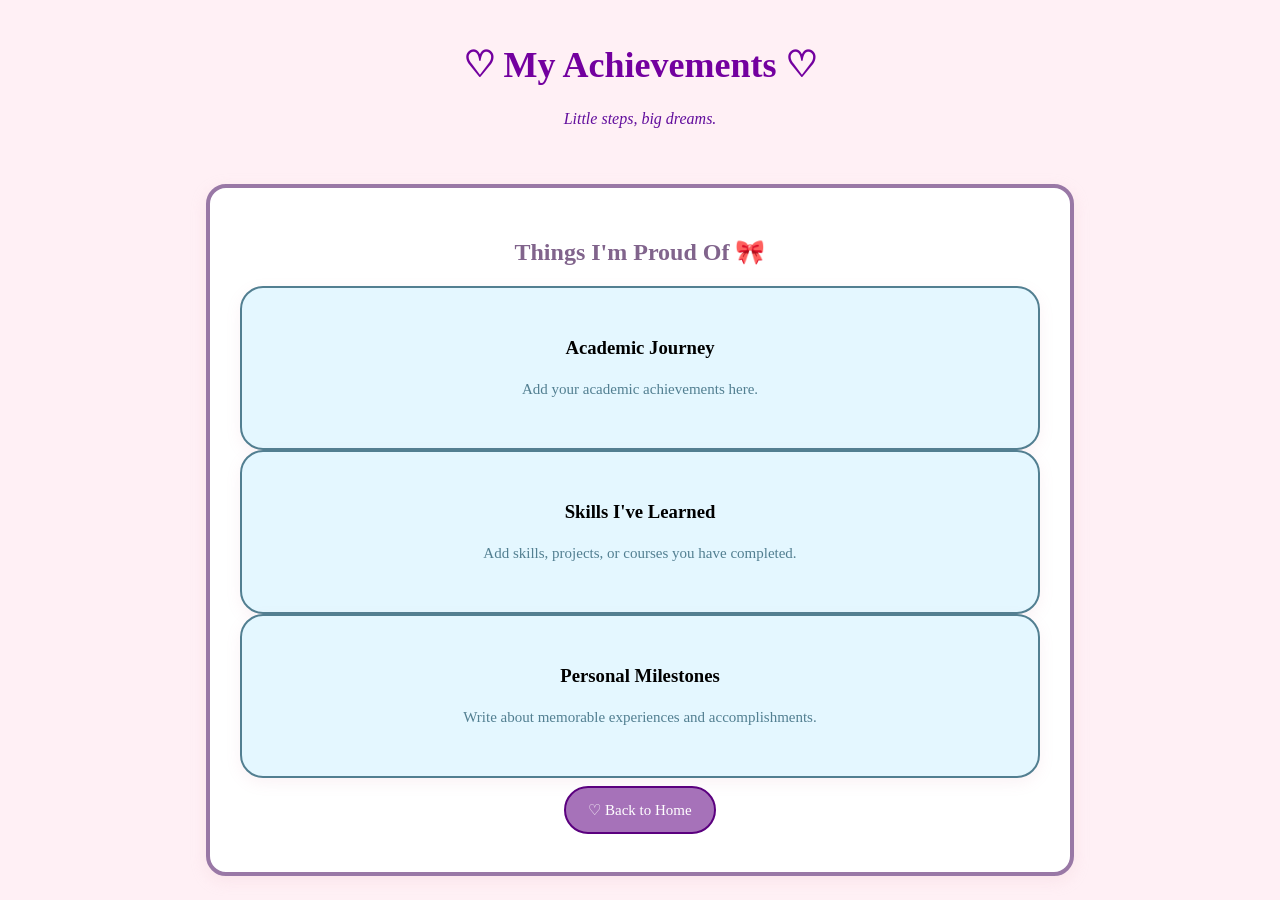
<file: achivement.html>
<!DOCTYPE html>
<html lang="en">
<head>
    <meta charset="UTF-8">
    <meta name="viewport" content="width=device-width, initial-scale=1.0">
    <title>My Achievements ♡</title>
    <link rel="stylesheet" href="styles.css">
</head>

<body>
    <header>
        <h1 class="title">♡ My Achievements ♡</h1>
        <p>Little steps, big dreams.</p>
    </header>

    <main class="content-card">
        <h2>Things I'm Proud Of 🎀</h2>

        <div class="item-card">
            <h3>Academic Journey</h3>
            <p>Add your academic achievements here.</p>
        </div>

        <div class="item-card">
            <h3>Skills I've Learned</h3>
            <p>Add skills, projects, or courses you have completed.</p>
        </div>

        <div class="item-card">
            <h3>Personal Milestones</h3>
            <p>Write about memorable experiences and accomplishments.</p>
        </div>

        <a href="index.html" class="menu-button">♡ Back to Home</a>
    </main>
</body>
</html>
</file>
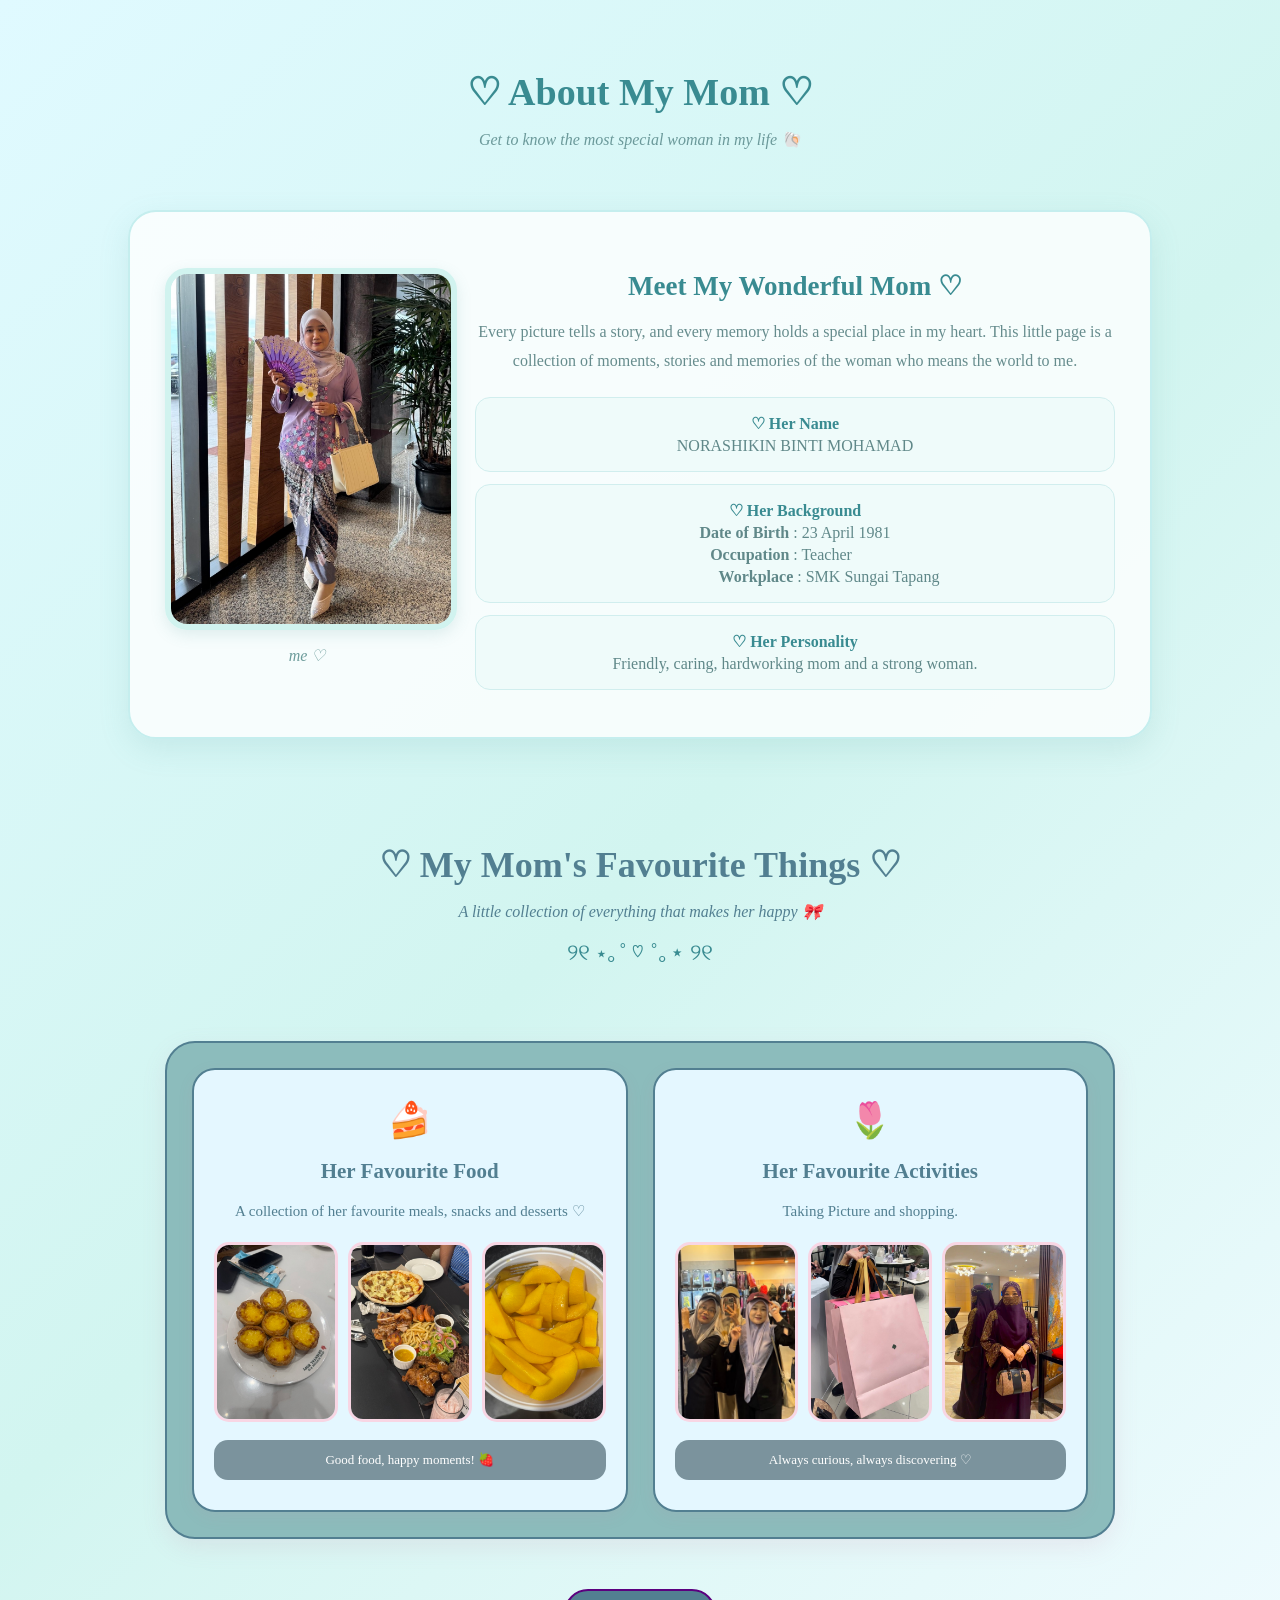
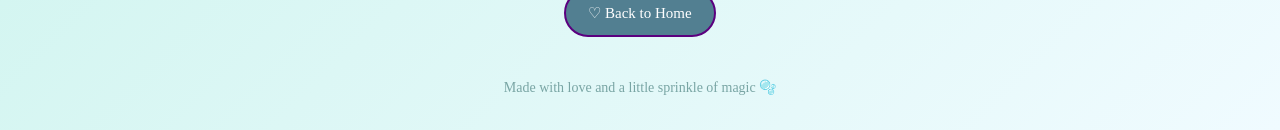
<file: background.html>
<!DOCTYPE html>
<html lang="en">
<head>
    <meta charset="UTF-8">
    <meta name="viewport" content="width=device-width, initial-scale=1.0">
    <title>My Background ♡</title>
    <link rel="stylesheet" href="styles.css">
</head>

<body class="background-page">
    <script src="./script.js"></script>
    <header class="about-header">
        <h1 class="title">♡ About My Mom ♡</h1>
        <p>Get to know the most special woman in my life 🐚</p>
    </header>
   

    <main class="about-container">

        <div class="about-photo">
            <img src="photo2.jpg" alt="A picture of me">
            <p class="photo-caption">&nbsp;me ♡</p>
        </div>

        <div class="about-details">
            <h2>Meet My Wonderful Mom ♡</h2>

<p class="about-intro">
    Every picture tells a story, and every memory
    holds a special place in my heart. This little
    page is a collection of moments, stories and
    memories of the woman who means the world to me.
</p>

            <div class="info-card">
                <p><strong>♡ Her Name</strong></p>
                <p>NORASHIKIN BINTI MOHAMAD</p>
            </div>

            <div class="info-card">
                <p><strong>♡ Her Background </strong></p>
                <p><b>Date of Birth</b> : 23 April 1981</p>
                <p><b>Occupation</b>    : Teacher&nbsp; &nbsp; &nbsp; &nbsp;</p>
                <p>&nbsp; &nbsp; &nbsp; &nbsp; &nbsp; &nbsp; &nbsp; &nbsp; &nbsp;<b>Workplace</b>     : SMK Sungai Tapang</p>
                
            </div>

            <div class="info-card">
                <p><strong>♡ Her Personality</strong></p>
                <p>Friendly, caring, hardworking mom and a strong woman.</p>
            </div>   
        </div>
    </main>
    <header class="favourites-header">
    <h1>♡ My Mom's Favourite Things ♡</h1>
    <p>A little collection of everything that makes her happy 🎀</p>
    <div class="pink-decoration">୨୧ ⋆｡˚ ♡ ˚｡⋆ ୨୧</div>
</header>

<main class="favourites-container">
    <!-- FAVOURITE FOOD -->
    <div class="item-card">
        <div class="item-icon">🍰</div>
        <h2>Her Favourite Food</h2>
        <p>A collection of her favourite meals, snacks and desserts ♡</p>

        <div class="food-gallery">
            <img src="food1.jpg" alt="Favourite food one">
            <img src="food2.jpg" alt="Favourite food two">
            <img src="food3.jpg" alt="Favourite food three">
        </div>

        <div class="extra-note">Good food, happy moments! 🍓</div>
    </div>

    <!-- FAVOURITE ACTIVITIES -->
    <div class="item-card">
        <div class="item-icon">🌷</div>
        <h2>Her Favourite Activities</h2>
        <p>Taking Picture and shopping.</p>
       <div class="food-gallery">
        <img src="activities.jpg" alt="Favourite food one"> 
        <img src="activities2.jpg" alt="Favourite food one">
        <img src="activities3.jpg" alt="Favourite food one">
        </div>
        <div class="extra-note">Always curious, always discovering ♡</div>
    </div>

    <!-- FAVOURITE THINGS -->

</main>

 <a style="background-color: #527f91;" href="index.html" class="menu-button back-button">
            ♡ Back to Home
        </a>
    <footer class="about-footer">
        <p>Made with love and a little sprinkle of magic 🫧</p>
    </footer>
<script src="script.js"></script>
</file>
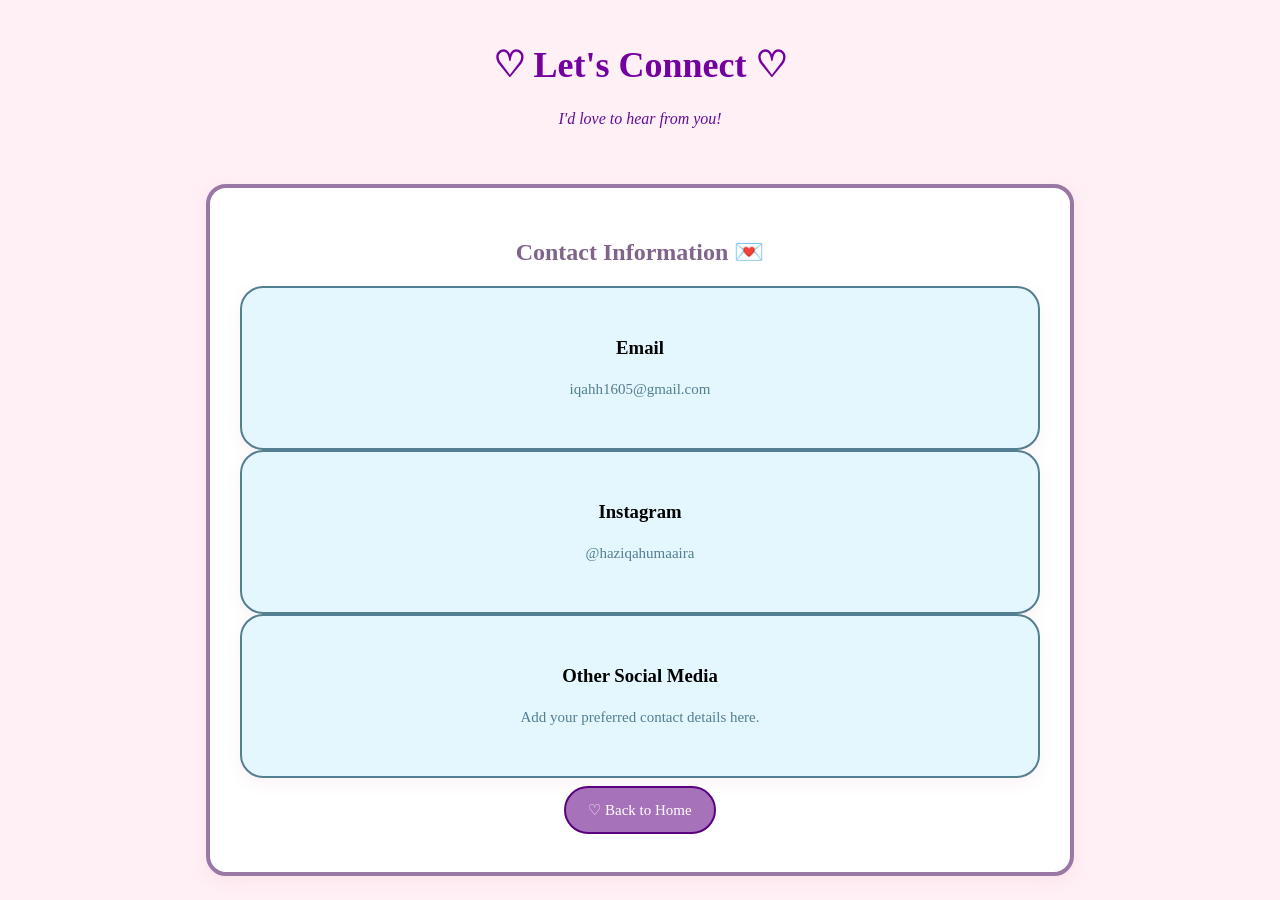
<file: contact.html>
<!DOCTYPE html>
<html lang="en">
<head>
    <meta charset="UTF-8">
    <meta name="viewport" content="width=device-width, initial-scale=1.0">
    <title>Contact Me ♡</title>
    <link rel="stylesheet" href="styles.css">
</head>

<body>
    <header>
        <h1 class="title">♡ Let's Connect ♡</h1>
        <p>I'd love to hear from you!</p>
    </header>

    <main class="content-card">
        <h2>Contact Information 💌</h2>

        <div class="item-card">
            <h3>Email</h3>
            <p>iqahh1605@gmail.com</p>
        </div>

        <div class="item-card">
            <h3>Instagram</h3>
            <p>@haziqahumaaira</p>
        </div>

        <div class="item-card">
            <h3>Other Social Media</h3>
            <p>Add your preferred contact details here.</p>
        </div>

        <a href="index.html" class="menu-button">♡ Back to Home</a>
    </main>
</body>
</html>
</file>
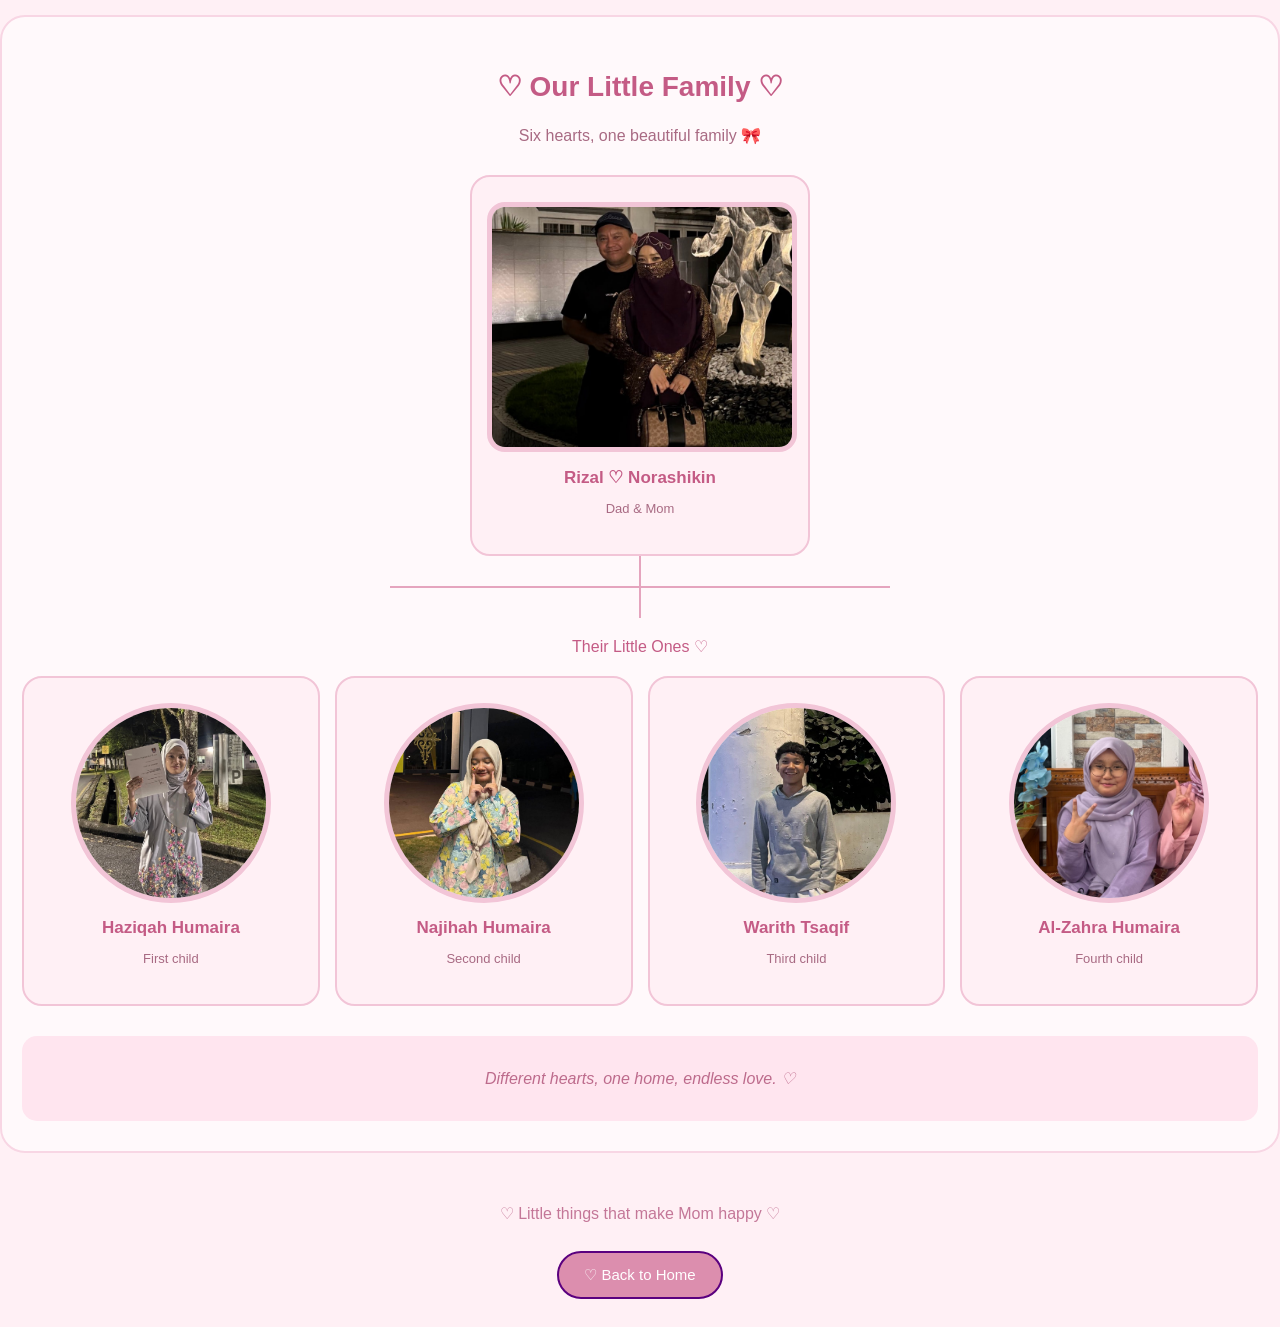
<file: favourite things.html>
<!DOCTYPE html>
<html lang="en">
<head>
    <meta charset="UTF-8">
    <meta name="viewport" content="width=device-width, initial-scale=1.0">
    <title>My Mom's Favourite Things ♡</title>
    <link rel="stylesheet" href="styles.css">
</head>

<body class="favourites-page">
        <!-- FAMILY TREE -->

        <section class="family-section">

            <h2>♡ Our Little Family ♡</h2>
            <p class="family-subtitle">
                Six hearts, one beautiful family 🎀
            </p>

            <div class="family-tree">

                <!-- PARENTS -->

                <div class="parents-row">

                    <div class="family-member parent-card">
                        <img src="ayahibu.jpg" alt="Dad and Mom" class="family-photo parents-photo">
                        <h3>Rizal ♡ Norashikin</h3>
                        <p>Dad & Mom </p>
                    </div>
                </div>

                <!-- FAMILY CONNECTION -->

                <div class="family-connector">
                    <div class="vertical-line"></div>
                    <div class="horizontal-line"></div>
                    <div class="vertical-line"></div>
                </div>
                <p class="children-title">Their Little Ones ♡</p>
                <div class="children-row">

                    <div class="family-member child-card">
                        <img src="child1.jpg" alt="First child" class="family-photo">
                        <h3>Haziqah Humaira</h3>
                        <p>First child</p>
                    </div>

                    <div class="family-member child-card">
                        <img src="child2.jpg" alt="Second child" class="family-photo">
                        <h3>Najihah Humaira</h3>
                        <p>Second child</p>
                    </div>

                    <div class="family-member child-card">
                        <img src="child3.jpg" alt="Third child" class="family-photo">
                        <h3>Warith Tsaqif</h3>
                        <p>Third child</p>
                    </div>

                    <div class="family-member child-card">
                        <img src="child4.jpg" alt="Fourth child" class="family-photo">
                        <h3>Al-Zahra Humaira</h3>
                        <p>Fourth child</p>
                    </div>

                </div>

            </div>

            <div class="family-message">
                <p>Different hearts, one home, endless love. ♡</p>
            </div>

        </section>


        <!-- FOOTER -->

        <div class="favourites-footer">
            <p>♡ Little things that make Mom happy ♡</p>

            <a href="index.html" class="menu-button">
                ♡ Back to Home
            </a>
        </div>
</body>
</html>
</file>
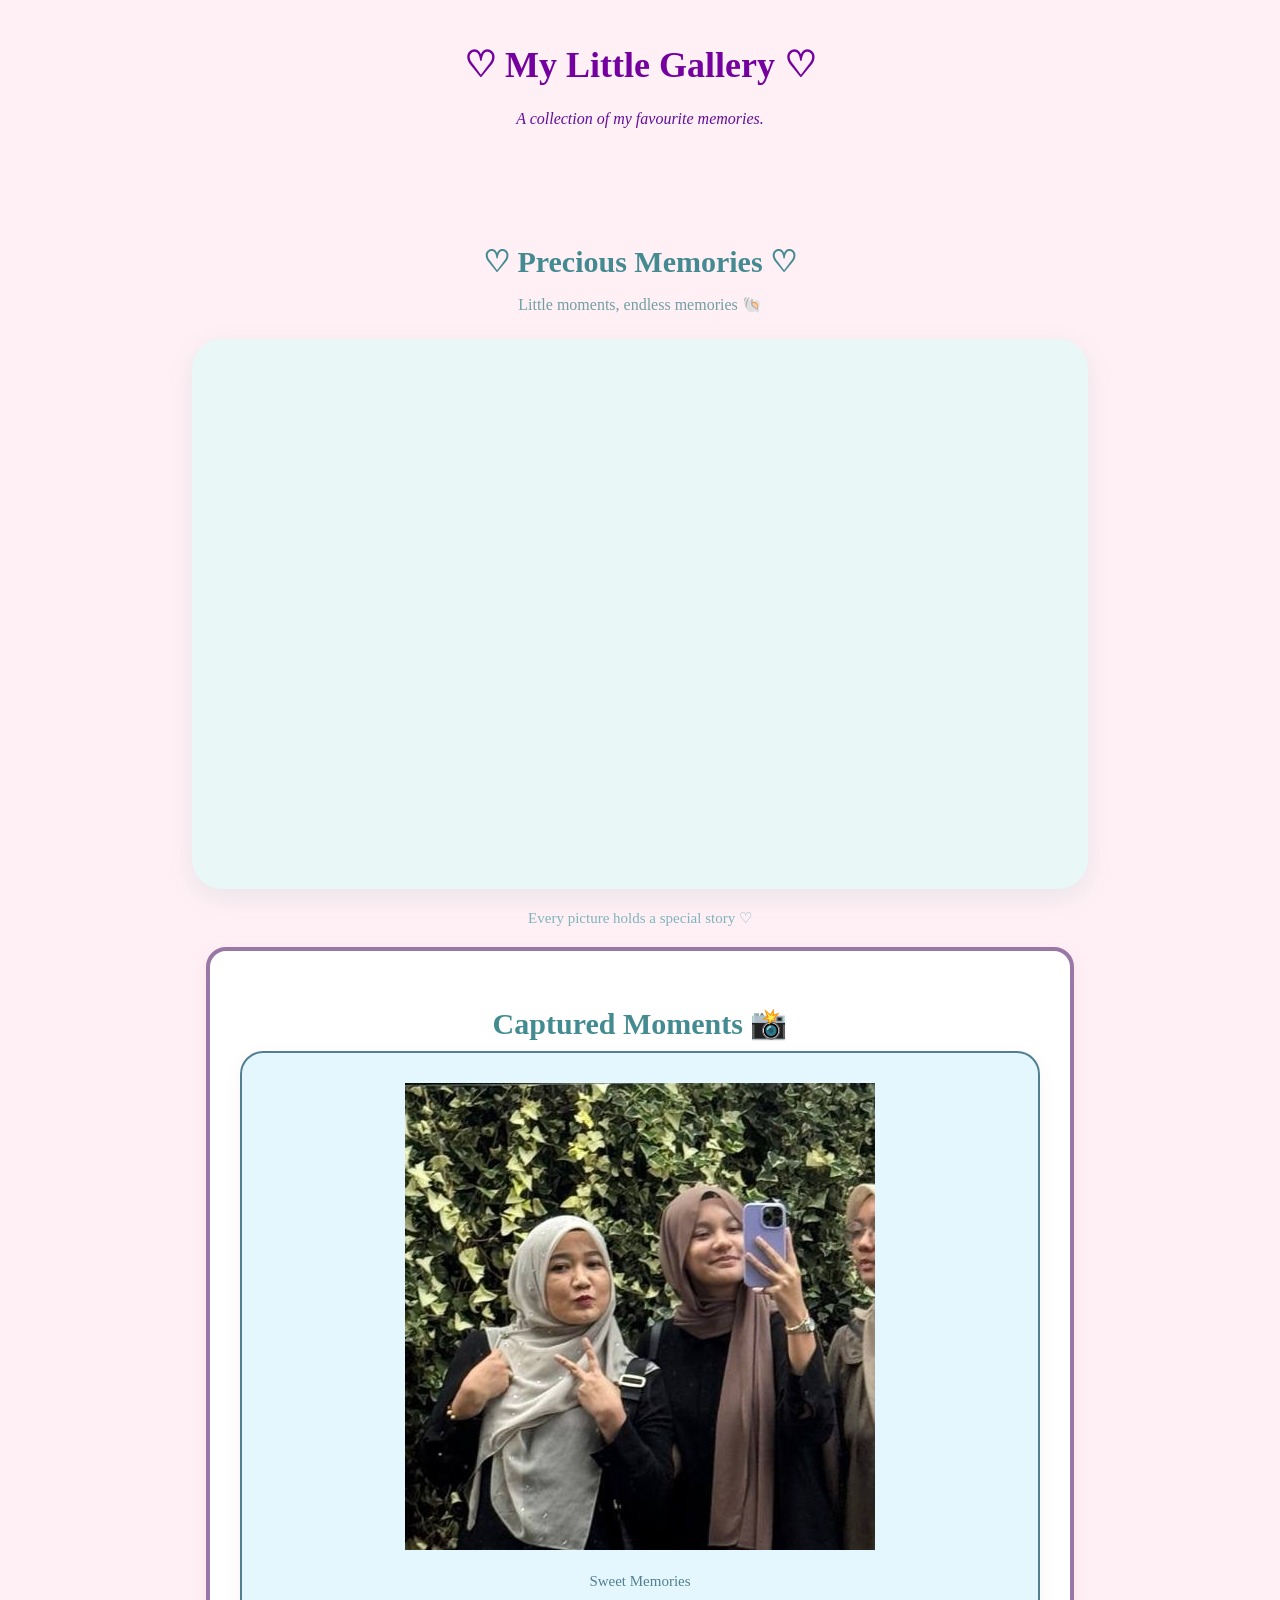
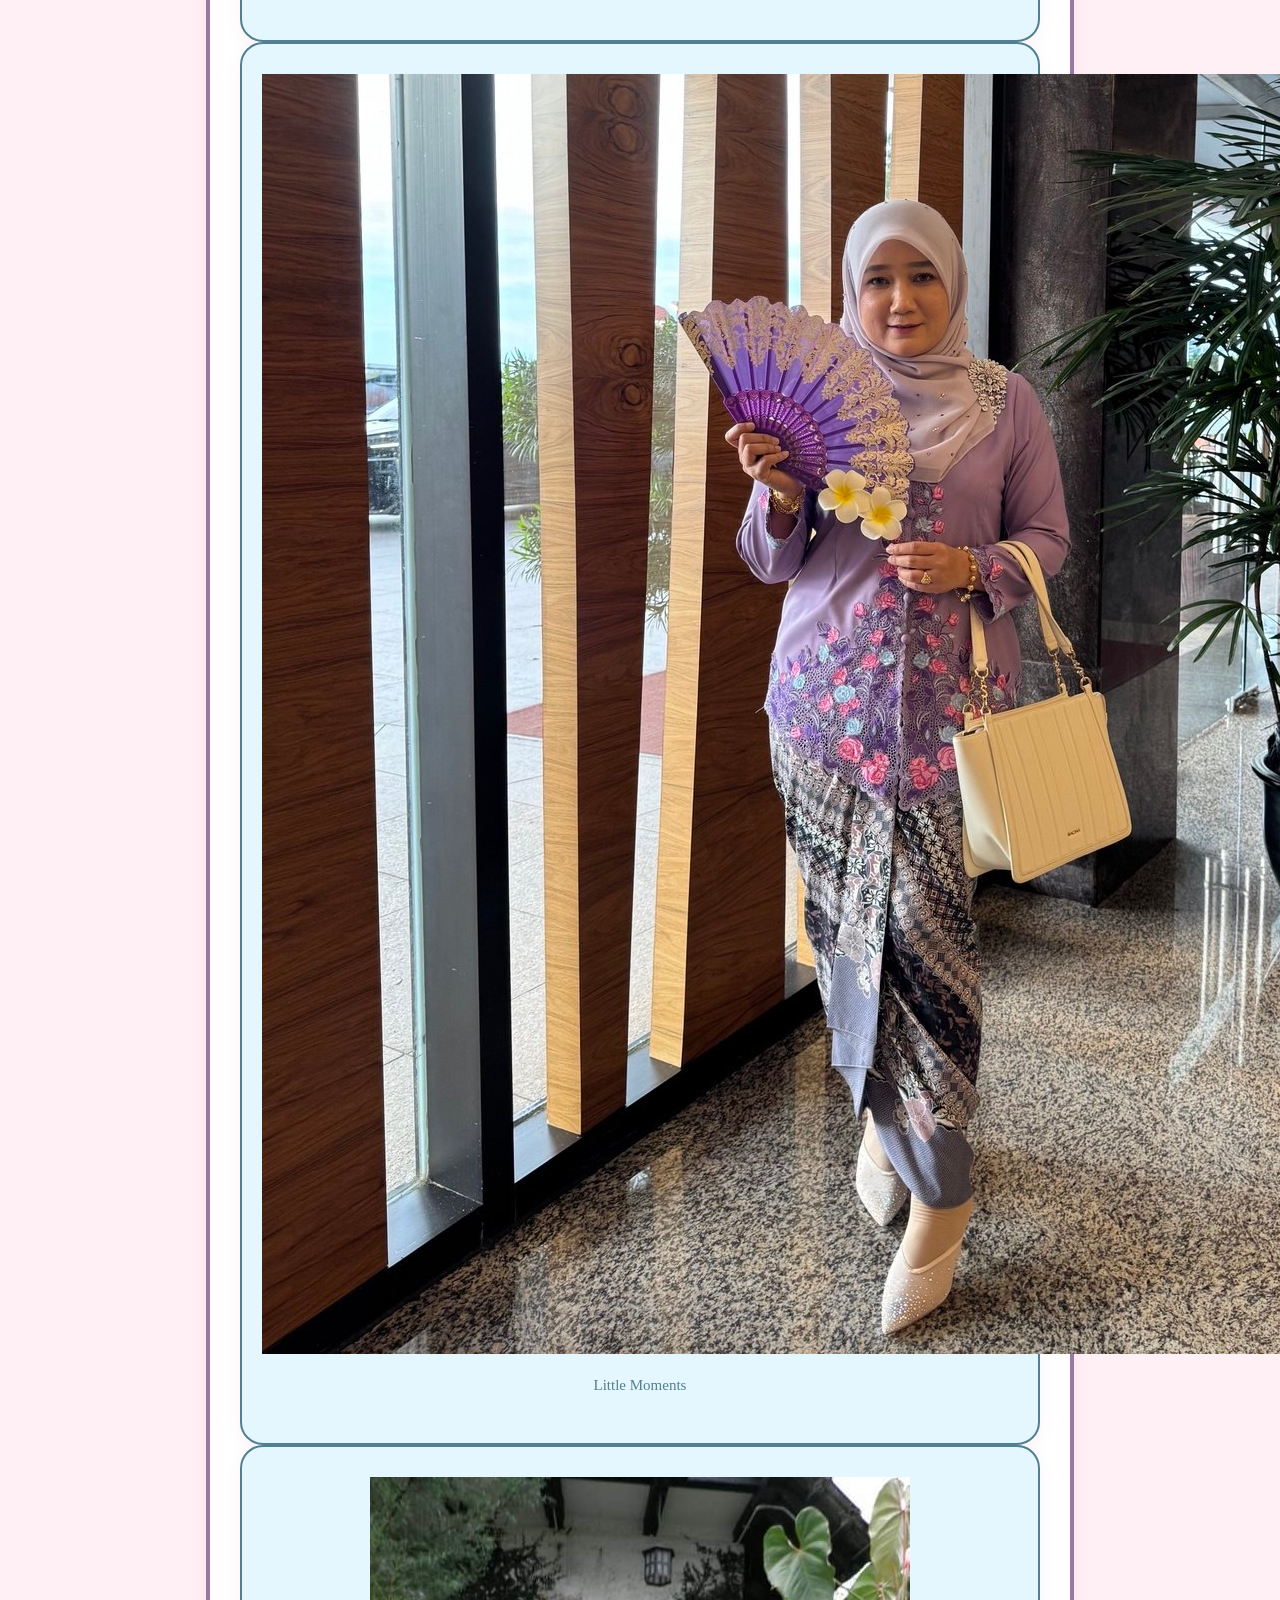
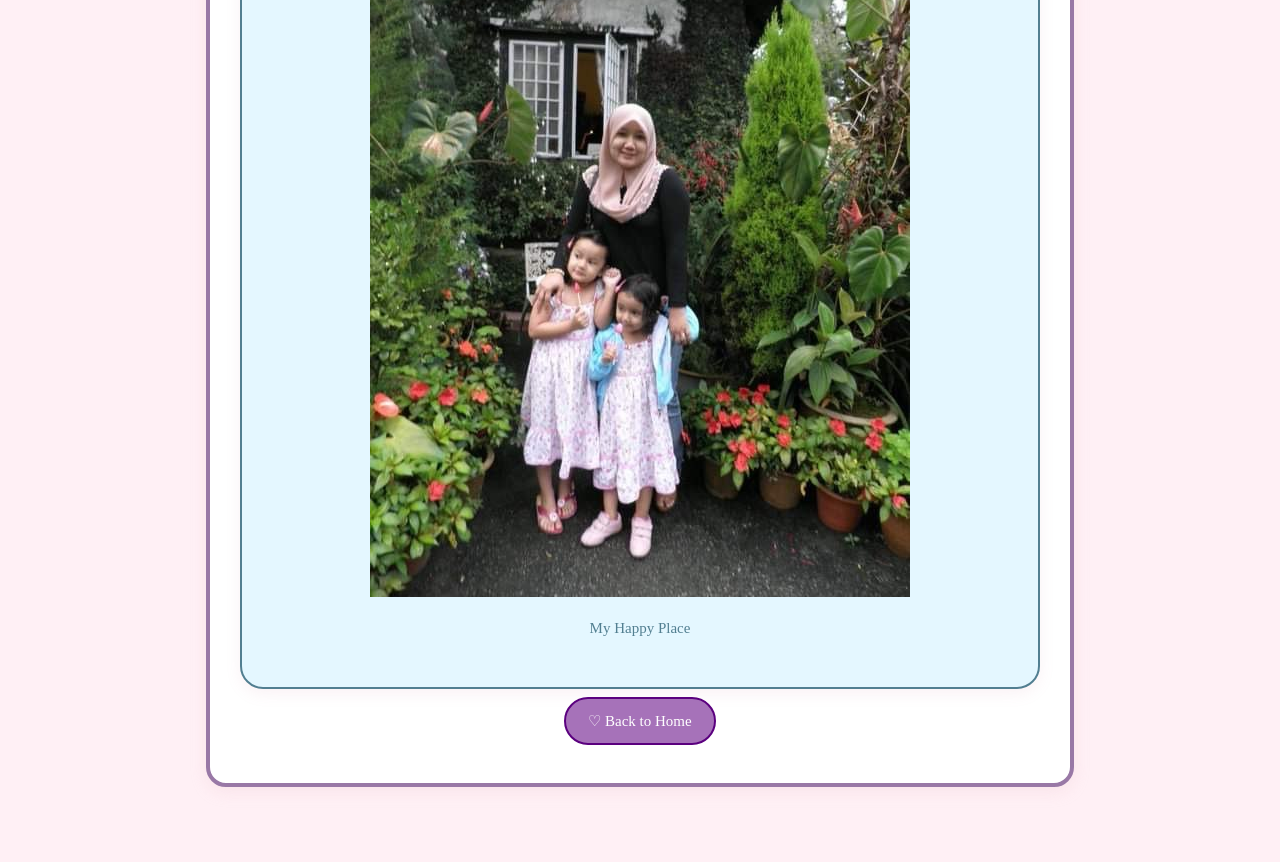
<file: gallery.html>
<!DOCTYPE html>
<html lang="en">
<head>
    <meta charset="UTF-8">
    <meta name="viewport" content="width=device-width, initial-scale=1.0">
    <title>My Gallery ♡</title>
    <link rel="stylesheet" href="styles.css">
</head>

<body>
    <header>
        <h1 class="title">♡ My Little Gallery ♡</h1>
        <p>A collection of my favourite memories.</p>
    </header>
<!-- PRECIOUS MEMORIES SLIDESHOW -->

<section class="memory-widget">

    <h2>♡ Precious Memories ♡</h2>
    <p class="memory-subtitle">
        Little moments, endless memories 🐚
    </p>

    <div class="memory-slider">

        <div class="memory-slide memory-one">
            <img src="photo6.jpg" alt="Precious memory one">
            <div class="memory-caption">
                A beautiful memory ♡
            </div>
        </div>

        <div class="memory-slide memory-two">
            <img src="photo5.jpg" alt="Precious memory two">
            <div class="memory-caption">
                A moment to treasure 🌷
            </div>
        </div>

        <div class="memory-slide memory-three">
            <img src="photo3.jpg" alt="Precious memory three">
            <div class="memory-caption">
                Forever in my heart 💗
            </div>
        </div>

        <div class="memory-slide memory-four">
            <img src="photo4.jpg" alt="Precious memory four">
            <div class="memory-caption">
                My favourite memories 🫧
            </div>
        </div>

    </div>

    <p class="memory-footer">
        Every picture holds a special story ♡
    </p>
<!-- HEADER -->
    <main class="content-card">
        <h2>Captured Moments 📸</h2>

        <div class="gallery">
            <div class="item-card">
                <img src="photo1.jpg" alt="My first memory">
                <p>Sweet Memories</p>
            </div>

            <div class="item-card">
                <img src="photo2.jpg" alt="My second memory">
                <p>Little Moments</p>
            </div>

            <div class="item-card">
                <img src="photo3.jpg" alt="My third memory">
                <p>My Happy Place</p>
            </div>
        </div>

        <a href="index.html" class="menu-button">♡ Back to Home</a>
    </main>
</body>
</html>
</file>
<file: styles.css>
body {
    background-color: rgba(192, 152, 241, 0.67);
    color: black;
    font-family: Georgia, serif;
    text-align: center;
    margin: 0;
    padding: 20px;
}

/* IPHONE WIDGET SECTION */

.widgets-section {
    text-align: center;
    padding: 5px 10px;
}

.widgets-section > h2 {
    font-family: 'Playfair Display', serif;
    color: #527f91;
    font-size: 34px;
    margin: 10px 0;
}

.widget-grid {
    max-width: 750px;
    margin: 30px auto;
    display: grid;
    grid-template-columns: repeat(2, 1fr);
    gap: 18px;
    text-align: left;
}

.widget {
    border-radius: 23px;
    padding: 22px;
    box-shadow: 0 8px 20px rgba(92,145,160,0.10);
    border: 1px solid white;
    transition: transform 0.3s ease;
}

.widget:hover {
    transform: translateY(-5px);
}

.widget-label {
    font-size: 11px;
    font-weight: 700;
    letter-spacing: 2px;
    color: #ff00b5;
}

/* CLOCK */

.clock-widget {
    background: linear-gradient(145deg, #d4edf2, #edf8fa);
    color: #527f91;
}

.clock-widget > h2 {
    font-family: 'Playfair Display', serif;
    font-size: 48px;
    margin-top: 12px;
    color: #456f82;
}

#today {
    font-size: 12px;
}

.alarm-area {
    margin-top: 22px;
    padding-top: 15px;
    border-top: 1px solid #c5e0e6;
}

.alarm-area p {
    font-size: 12px;
    margin-bottom: 8px;
}

.alarm-area input {
    padding: 9px;
    border: 1px solid #bdd9e0;
    border-radius: 10px;
    background: white;
    color: #527f91;
    width: 100%;
    margin-bottom: 10px;
}

.widget button {
    border: none;
    background: #80b3c0;
    color: white;
    border-radius: 20px;
    padding: 9px 15px;
    cursor: pointer;
    font-family: inherit;
    transition: 0.3s;
}

.widget button:hover {
    background: #527f91;
}

#alarmStatus {
    margin-top: 10px;
    font-size: 11px;
}

/* PHOTO WIDGET */

.photo-widget {
    background: linear-gradient(145deg, #fbd5f1, #fbd5f1);
    text-align: center;
}

.photo-widget .widget-label {
    text-align: left;
    color: #d557b0;
}

.photo-widget img {
    width: 100%;
    height: 175px;
    object-fit: cover;
    border-radius: 16px;
    margin: 15px 0;
}


.photo-widget button {
    background: #c99fbd;
    height: 38px;
    width: 151px;
}

.photo-widget button:hover {
    background: #a77e9c;
}

/* ==============================
   CALENDAR WIDGET
============================== */

.calendar-widget {
    grid-column: span 2;
    width: 100%;
    max-width: 750px;
    justify-self: center;
    box-sizing: border-box;

    padding: 25px 22px;
    background: linear-gradient(145deg, #e4f1f3, #f6fbfc);
    color: #91528e;

    border-radius: 25px;
    box-shadow: 0 8px 25px rgba(75, 145, 150, 0.12);
}

/* CALENDAR HEADING */

.calendar-heading {
    display: flex;
    justify-content: space-between;
    align-items: center;
    margin-bottom: 18px;
}

.calendar-heading h3 {
    font-family: 'Playfair Display', serif;
    font-size: 22px;
    margin: 0;
}

.calendar-heading button {
    padding: 8px 12px;
    border: none;
    border-radius: 50%;
    background: #80b3c0;
    color: white;
    cursor: pointer;
    font-size: 15px;
    transition: 0.3s ease;
}

.calendar-heading button:hover {
    background: #568f9e;
    transform: scale(1.08);
}

/* DAYS OF THE WEEK */

.calendar-days,
.calendar-dates {
    display: grid;
    grid-template-columns: repeat(7, 1fr);
    gap: 6px;
    text-align: center;
}

.calendar-days {
    font-size: 12px;
    font-weight: bold;
    margin-bottom: 10px;
    color: #a04b91;
}

/* CALENDAR DATES */

.calendar-dates span {
    padding: 9px 2px;
    font-size: 13px;
    border-radius: 50%;
    transition: 0.2s ease;
}

.calendar-dates .today {
    background: #80b3c0;
    color: white;
    font-weight: bold;
}

.calendar-dates .empty {
    visibility: hidden;
}

/* CALENDAR NOTE */

.calendar-note {
    text-align: center;
    font-size: 12px;
    margin-top: 18px;
    margin-bottom: 0;
    color: #83aeb9;
}

/* MOBILE RESPONSIVE */

@media (max-width: 550px) {
    .calendar-widget {
        grid-column: span 1;
        width: 100%;
        max-width: 100%;
        padding: 20px 12px;
    }

    .calendar-heading h3 {
        font-size: 18px;
    }

    .calendar-days {
        font-size: 10px;
    }

    .calendar-dates span {
        padding: 7px 1px;
        font-size: 11px;
    }
}

.marquee {
    display: flex;
    overflow: hidden;
    width: 100%;
}
.marquee-items {
    display: flex;
    flex-shrink: 0;
    gap: 30px;
    animation: scroll 10s linear infinite;
}

.marquee-items p {
    margin: 0 10px;
    white-space: nowrap;
}
html, body {
    margin: 0;
    padding: 0;
    width: 100%;
    min-height: 100%;
    overflow-x: hidden;
}

body {
    background-color: #73009f; /* Your background colour */
}

.moving-container {
    width: 100%;
    overflow: hidden;
}

.marquee-items {
    display: flex;
    width: max-content;
    animation: marquee 40s linear infinite;
}

.marquee-items p {
    white-space: nowrap;
}

@keyframes marquee {
    0% {
        transform: translateX(0);
    }
    100% {
        transform: translateX(-50%);
    }
}
html, body {
    margin: 0;
    padding: 0;
    width: 100%;
    min-height: 100%;
    overflow-x: hidden;
}
body {
    background-color: #fff0f5; 
}

.moving-container {
    width: 100%;
    overflow: hidden;
}

.marquee-items {
    display: flex;
    width: max-content;
    animation: marquee 20s linear infinite;
}

.marquee-items p {
    white-space: nowrap;
}

@keyframes marquee {
    0% {
        transform: translateX(0);
    }
    100% {
        transform: translateX(-50%);
    }
}

@keyframes scroll {
    from {
        transform: translateX(0);
    }

    to {
        transform: translateX(-100%);
    }
}



/* Header */
header {
    padding: 20px 10px;
}

.title {
    color: #73009f;
    font-size: 36px;
}

header p {
      color: rgba(96, 11, 156, 0.99);
    font-style: italic;
}

/* Main Homepage */
.home-container,
.content-card {
    background-color: white;
    border: 4px solid #9978a6;
    border-radius: 20px;
    padding: 30px;
    margin: 20px auto;
    max-width: 800px;
    box-shadow: 0 5px 15px #e9c4d044;
}

h2 {
    color: #81648c;
}

/* Navigation Buttons */
.menu {
    display: flex;
    flex-wrap: wrap;
    justify-content: center;
    gap: 15px;
    margin-top: 25px;
}

.menu-button {
    display: inline-block;
    background-color: #a672b9;
    color: white;
    text-decoration: none;
    font-size: 15px;
    padding: 13px 22px;
    margin: 8px;
    border: 2px solid #5b007f;
    border-radius: 30px;
    transition: 0.3s;
}

/* =====================================
   MY FAVOURITE THINGS - PINK THEME 🎀
===================================== */

.favourites-page {
    background: #fff0f5;
    color: #815568;
    font-family: Arial, sans-serif;
    margin: 0;
    min-height: 100vh;
}

/* HEADER */

.favourites-header {
    text-align: center;
    padding: 55px 20px 35px;
    background: linear-gradient(
        135deg,
        #d4e4ea,
        #d4e4ea,
        #d4e4ea,
    );
}

.favourites-header h1 {
    color: #527f91;
    font-size: 36px;
    margin: 0 0 12px;
}

.favourites-header p {
    color: #527f91;
    font-size: 16px;
}

.pink-decoration {
    color: #398b91;
    font-size: 23px;
    margin-top: 18px;
}

/* MAIN CONTAINER */

.favourites-container {
    width: 90%;
    max-width: 950px;
    margin: 40px auto;
    padding: 25px;
    box-sizing: border-box;

    display: grid;
    grid-template-columns: repeat(2, minmax(0, 1fr));
    gap: 25px;

    background: #8cbcbc;
    border: 2px solid #527f91;
    border-radius: 30px;

    box-shadow: 0 8px 25px rgba(199, 110, 149, 0.12);
}
/* FAVOURITE THINGS PHOTOS */

.favourite-photo {
    width: 100%;
    height: 220px;
    object-fit: cover;
    border-radius: 18px;
    border: 4px solid #f8d6e4;
    margin-top: 18px;
    box-sizing: border-box;
    display: block;
}

/* FOOD PHOTO GALLERY */

.food-gallery {
    display: grid;
    grid-template-columns: repeat(3, 1fr);
    gap: 10px;
    margin-top: 18px;
}

.food-gallery img {
    width: 100%;
    height: 180px;
    object-fit: cover;
    border-radius: 15px;
    border: 3px solid #f8d6e4;
    box-sizing: border-box;
}

/* MOBILE DISPLAY */

@media (max-width: 600px) {
    .favourite-photo {
        height: 190px;
    }

    .food-gallery img {
        height: 120px;
    }
}
/* INDIVIDUAL CARDS */

.item-card {
    background: #e4f7ff;
    border: 2px solid #527f91;
    border-radius: 23px;

    padding: 30px 20px;
    text-align: center;

    box-shadow: 0 5px 15px rgba(210, 130, 160, 0.10);

    transition: transform 0.3s ease,
                box-shadow 0.3s ease;
}

.item-card:hover {
    transform: translateY(-5px);
    box-shadow: 0 10px 20px rgba(210, 130, 160, 0.2);
}

.item-icon {
    font-size: 35px;
    margin-bottom: 12px;
}

.item-card h2 {
    color: #527f91;
    font-size: 21px;
    margin-bottom: 12px;
}

.item-card p {
    color: #527f91;
    font-size: 15px;
    line-height: 1.7;
}

/* MUSIC CARD */

.music-card {
    grid-column: span 2;
}

.pink-music-widget {
    width: 100%;
    max-width: 550px;
    box-sizing: border-box;
    margin: 25px auto 0;
    padding: 22px;

    background: #ffe1ec;
    border: 2px solid #527f91;
    border-radius: 22px;
}

.music-decoration {
    color: #d77fa2;
    font-size: 23px;
    margin-bottom: 10px;
}

.pink-music-widget h3 {
    color: #b85c83;
    margin-bottom: 18px;
}

.spotify-container {
    width: 100%;
    overflow: hidden;
    border-radius: 14px;
}

.spotify-container iframe {
    display: block;
    border: none;
    border-radius: 14px;
}

/* FOOTER */

.favourites-footer {
    grid-column: span 2;
    text-align: center;
    padding: 20px;
}

.favourites-footer p {
    color: #c47798;
    margin-bottom: 20px;
}

/* BACK HOME BUTTON */

.favourites-page .menu-button {
    display: inline-block;
    text-decoration: none;
    color: white;
    background: #dc8eae;

    padding: 13px 25px;
    border-radius: 30px;

    transition: 0.3s ease;
}

.favourites-page .menu-button:hover {
    background: #c76f95;
    transform: translateY(-3px);
}

/* MOBILE VIEW */

@media (max-width: 650px) {

    .favourites-header h1 {
        font-size: 27px;
    }

    .favourites-container {
        width: 94%;
        padding: 15px;
        grid-template-columns: 1fr;
        gap: 18px;
    }

    .music-card,
    .favourites-footer {
        grid-column: span 1;
    }

    .item-card {
        padding: 25px 15px;
    }

    .pink-music-widget {
        padding: 15px;
    }
}


/* ===== About My mom page ===== */

.background-page {
    background: linear-gradient(
        135deg,
        #e0faff,
        #d2f5f0,
        #f0fbff
    );
    min-height: 100vh;
    color: #356b70;
}

/* Header */

.about-header {
    text-align: center;
    padding: 45px 20px 25px;
}

.about-header h1 {
    color: #398b91;
    font-size: 38px;
    margin-bottom: 10px;
}

.about-header p {
    color: #6b999a;
    font-size: 16px;
}

/* Main container */

.about-container {
    max-width: 950px;
    margin: 20px auto 50px;
    padding: 35px;
    background: rgba(255, 255, 255, 0.8);
    border: 2px solid #c5eeee;
    border-radius: 28px;
    box-shadow: 0 10px 30px rgba(90, 160, 160, 0.15);

    display: grid;
    grid-template-columns: 280px 1fr;
    gap: 30px;
    align-items: center;
}

/* Photo */

.about-photo {
    text-align: center;
}

.about-photo img {
    width: 100%;
    height: 350px;
    object-fit: cover;
    border-radius: 22px;
    border: 6px solid #d1f3ef;
    box-shadow: 0 5px 15px rgba(80, 150, 150, 0.15);
}

.photo-caption {
    color: #6d9c9b;
    font-style: italic;
    margin-top: 12px;
}

/* About details */

.about-details h2 {
    color: #398b91;
    font-size: 27px;
    margin-bottom: 15px;
}

.about-intro {
    line-height: 1.8;
    color: #668c8d;
    margin-bottom: 22px;
}

/* Information cards */

.info-card {
    background: #effbfa;
    border: 1px solid #d1eeee;
    border-radius: 15px;
    padding: 12px 17px;
    margin-bottom: 12px;
    transition: 0.3s;
}

.info-card:hover {
    background: #dff6f2;
    transform: translateY(-3px);
}

.info-card p {
    margin: 4px 0;
    color: #608889;
}

.info-card strong {
    color: #398b91;
}

/* Back button */

.back-button {
    grid-column: 1 / -1;
    justify-self: center;
    text-decoration: none;
    margin-top: 10px;
}

/* Footer */

.about-footer {
    text-align: center;
    padding: 20px;
    color: #79a5a4;
    font-size: 14px;
}

/* Mobile layout */

@media (max-width: 700px) {
    .about-container {
        grid-template-columns: 1fr;
        margin: 15px;
        padding: 22px;
    }

    .about-photo img {
        max-width: 280px;
        height: 300px;
    }

    .about-header h1 {
        font-size: 30px;
    }

    .about-details h2 {
        font-size: 23px;
    }
}
.music-widget {
    max-width: 390px;
    width: 90%;
    margin: 35px auto;
    padding: 25px 20px;

    background: linear-gradient(
        145deg,
        #e8f8f6,
        #d7eff1,
        #eaf7fa
    );

    border: 2px solid #c4e5e3;
    border-radius: 25px;

    text-align: center;

    box-shadow:
        0 8px 20px rgba(105, 160, 160, 0.13);
}

.music-decoration {
    color: #78aaa8;
    font-size: 19px;
    letter-spacing: 4px;
    margin-bottom: 12px;
}

.music-widget h2 {
    font-family: Georgia, serif;
    color: #548b88;
    font-size: 22px;
    margin: 8px 0;
}

.music-subtitle {
    color: #83aaa7;
    font-size: 13px;
    letter-spacing: 1px;
    margin-bottom: 20px;
}

.spotify-container {
    width: 100%;
    overflow: hidden;
    border-radius: 14px;
    background: #ffffff;
    box-shadow: 0 4px 12px rgba(80, 130, 130, 0.12);
}

.spotify-container iframe {
    display: block;
    width: 100%;
    border: none;
    border-radius: 14px;
}

.music-footer {
    color: #78a5a2;
    font-family: Georgia, serif;
    font-size: 12px;
    margin-top: 17px;
    letter-spacing: 1px;
}

/* MOBILE RESPONSIVE */

@media (max-width: 480px) {
    .music-widget {
        width: 88%;
        padding: 20px 15px;
    }

    .music-widget h2 {
        font-size: 19px;
    }
}

/* =====================================
   PRECIOUS MEMORIES 
===================================== */

.memory-widget {
    width: 100%;
    box-sizing: border-box;
    margin: 25px auto;
    padding: 30px 0;

    text-align: center;
}

/* TITLE */

.memory-widget h2 {
    color: #438b91;
    font-size: 30px;
    margin-bottom: 10px;
}

.memory-subtitle {
    color: #729fa2;
    font-size: 16px;
    margin-bottom: 25px;
}

/* MAIN SLIDESHOW WIDGET */

.memory-slider {
    position: relative;

    width: 70%;
    height: 550px;

    margin: 0 auto;
    overflow: hidden;

    border-radius: 30px;
    background: #eaf7f7;

    box-shadow: 0 8px 25px
        rgba(75, 145, 150, 0.12);
}

/* INDIVIDUAL PHOTOS */

.memory-slide {
    position: absolute;
    inset: 0;

    width: 100%;
    height: 100%;

    opacity: 0;
    animation: memoryFade 16s infinite;
}

.memory-slide img {
    width: 100%;
    height: 100%;

    object-fit: cover;
    display: block;
}

/* PHOTO TIMING */

.memory-one {
    animation-delay: 0s;
}

.memory-two {
    animation-delay: 4s;
}

.memory-three {
    animation-delay: 8s;
}

.memory-four {
    animation-delay: 12s;
}

/* CAPTIONS */

.memory-caption {
    position: absolute;
    bottom: 0;
    left: 0;

    width: 100%;
    box-sizing: border-box;
    padding: 22px;

    color: white;
    font-size: 21px;
    font-weight: bold;

    background: linear-gradient(
        transparent,
        rgba(0, 0, 0, 0.65)
    );
}

/* AUTOMATIC FADE EFFECT */

@keyframes memoryFade {
    0% {
        opacity: 0;
    }

    3%, 22% {
        opacity: 1;
    }

    25%, 100% {
        opacity: 0;
    }
}

/* FOOTER TEXT */

.memory-footer {
    color: #80b4bd;
    font-size: 15px;
    margin-top: 20px;
}

/* MOBILE SCREEN */

@media (max-width: 600px) {

    .memory-widget {
        padding: 20px 0;
    }

    .memory-widget h2 {
        font-size: 24px;
    }

    .memory-slider {
        height: 350px;
        border-radius: 22px;
    }

    .memory-caption {
        font-size: 16px;
    }
}

/* =====================================
   EXTRA MOM FAVOURITES STYLING
===================================== */

/* COLOUR SWATCHES */

.colour-swatches {
    display: flex;
    justify-content: center;
    gap: 12px;
    margin-top: 20px;
}

.colour {
    width: 75px;
    padding: 12px 5px;
    border-radius: 12px;
    font-size: 13px;
    font-weight: bold;
}

.red-colour {
    background: #c94b58;
    color: white;
}

.grey-colour {
    background: #858585;
    color: white;
}

/* EXTRA NOTES */

.extra-note {
    margin-top: 18px;
    padding: 12px;
    background: #7b939d;
    border-radius: 14px;
    color: white;
    font-size: 13px;
}

/* FAMILY TREE */

.family-section {
    grid-column: span 2;
    width: 100%;
    box-sizing: border-box;
    margin: 15px auto;
    padding: 30px 20px;
    text-align: center;

    background: #fff9fb;
    border: 2px solid #f8d6e4;
    border-radius: 25px;
}

.family-section h2 {
    color: #c45b85;
    font-size: 28px;
}

.family-subtitle {
    color: #a86a83;
    margin-bottom: 30px;
}

.parents-row {
    display: flex;
    justify-content: center;
    gap: 25px;
}

.family-member {
    background: #fff0f5;
    border: 2px solid #f2c5d7;
    border-radius: 20px;
    padding: 22px 15px;
    box-sizing: border-box;
    transition: 0.3s ease;
}

.family-member:hover {
    transform: translateY(-5px);
}

.parent-card {
    width: 340px;
    padding: 25px 15px;
    box-sizing: border-box;
}

.family-icon {
    font-size: 32px;
    margin-bottom: 8px;
}

.family-member h3 {
    color: #c45b85;
    font-size: 17px;
    margin: 8px 0;
}

.family-member p {
    color: #a86a83;
    font-size: 13px;
}

/* CONNECTING LINES */

.family-connector {
    height: 65px;
    display: flex;
    flex-direction: column;
    align-items: center;
}

.vertical-line {
    height: 30px;
    width: 2px;
    background: #e5a5be;
}

.horizontal-line {
    width: 70%;
    max-width: 500px;
    height: 2px;
    background: #e5a5be;
}

.children-title {
    color: #c45b85;
    margin-bottom: 20px;
}

.children-row {
    display: grid;
    grid-template-columns: repeat(4, minmax(0, 1fr));
    gap: 15px;
}

.child-card {
    width: 100%;
    padding: 25px 20px;
    min-height: 250px;
}

.family-message {
    margin-top: 30px;
    padding: 17px;
    background: #ffe5ef;
    border-radius: 15px;
    color: #bd6b8c;
    font-style: italic;
}
/* Make only Ayah & Ibu's picture bigger */
.parents-photo {
    width: 240px;
    height: 240px;
    object-fit: cover;
    border-radius: 50%;
    border: 5px solid #f2c5d7;
}
/* MOBILE FAMILY TREE */

@media (max-width: 650px) {

    .family-section {
        grid-column: span 1;
        padding: 25px 12px;
    }

    .parents-row {
        gap: 12px;
    }

    .parent-card {
        width: 50%;
        padding: 18px 8px;
    }

    .children-row {
        grid-template-columns: repeat(2, minmax(0, 1fr));
    }

    .horizontal-line {
        width: 80%;
    }
}
.family-photo {
    width: 190px;
    height: 190px;
    object-fit: cover;
    border-radius: 50%;
    border: 5px solid #f2c5d7;
    display: block;
    margin: 0 auto 15px;
}
/* Rectangle photo for Ayah & Ibu */
.parents-photo {
    width: 300px;
    height: 240px;
    object-fit: cover;
    border-radius: 18px;
    border: 5px solid #f2c5d7;
    display: block;
    margin: 0 auto 15px;
}
</file>
